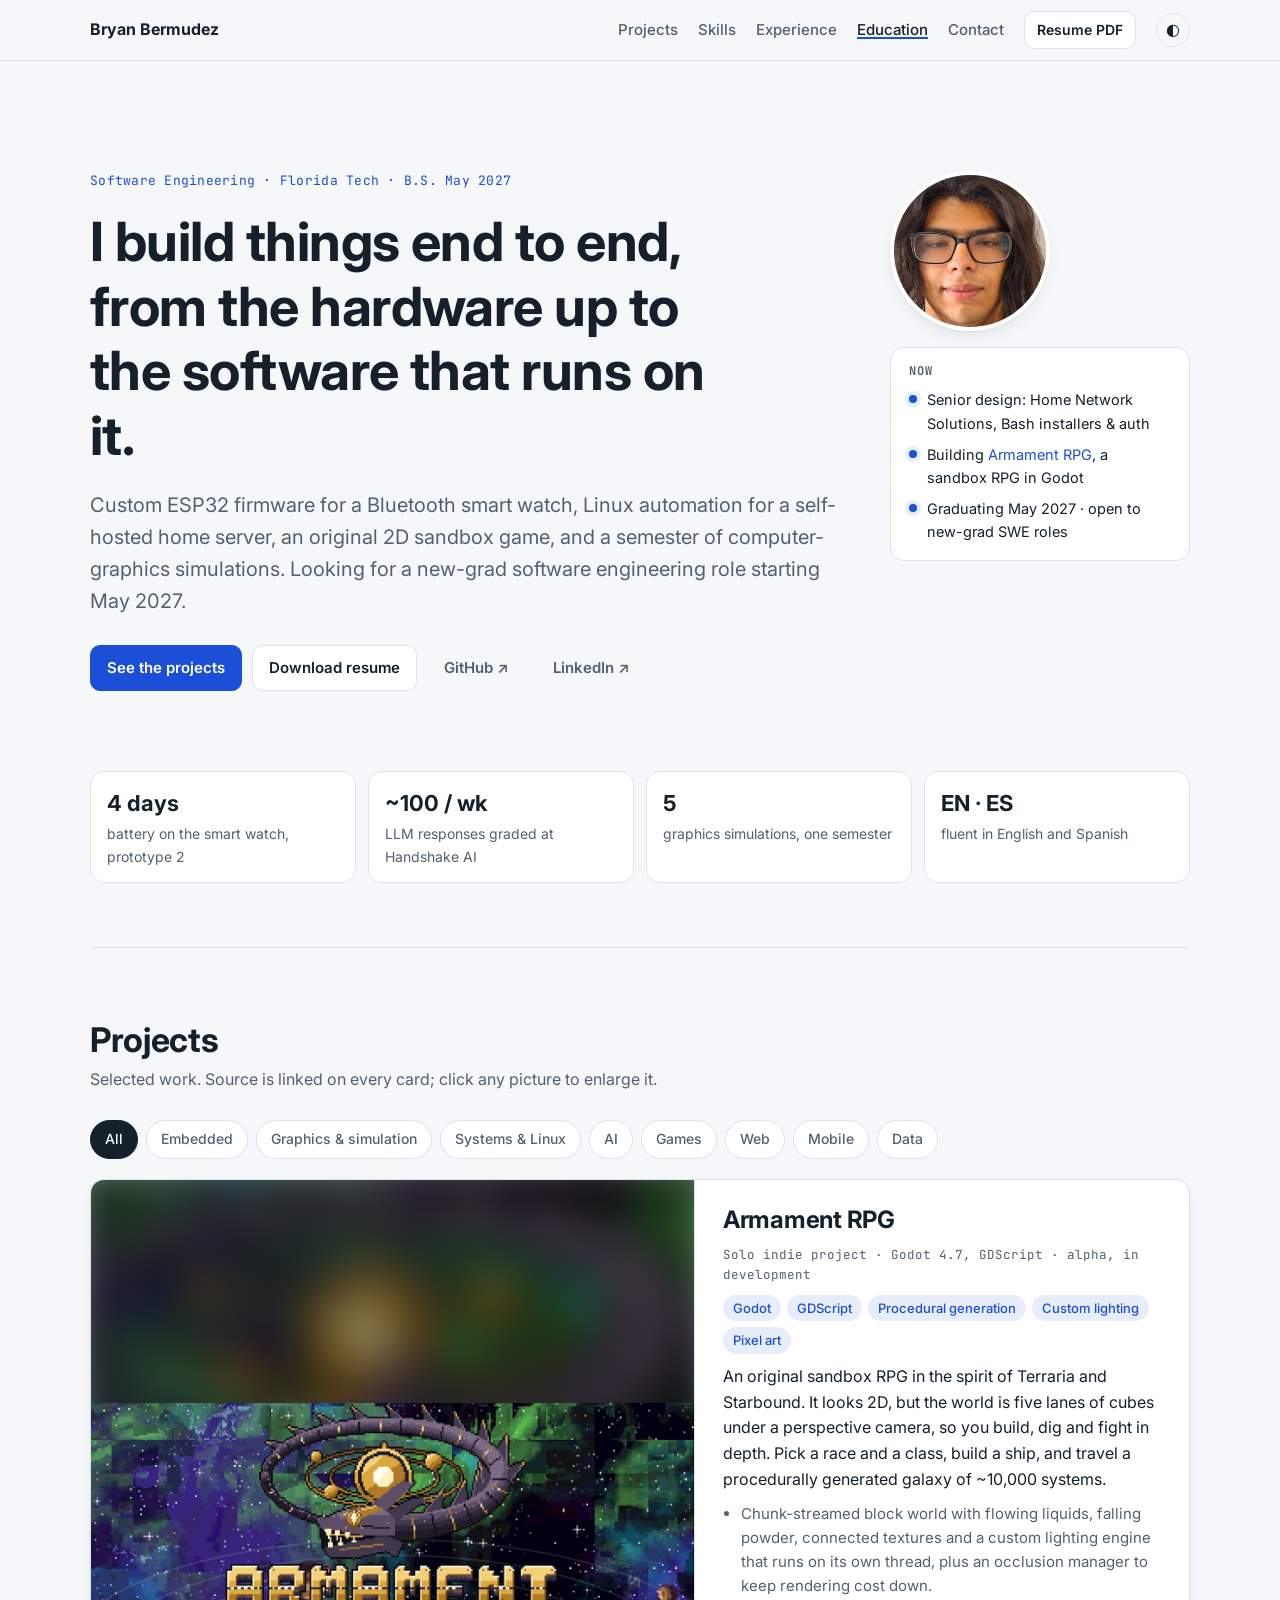
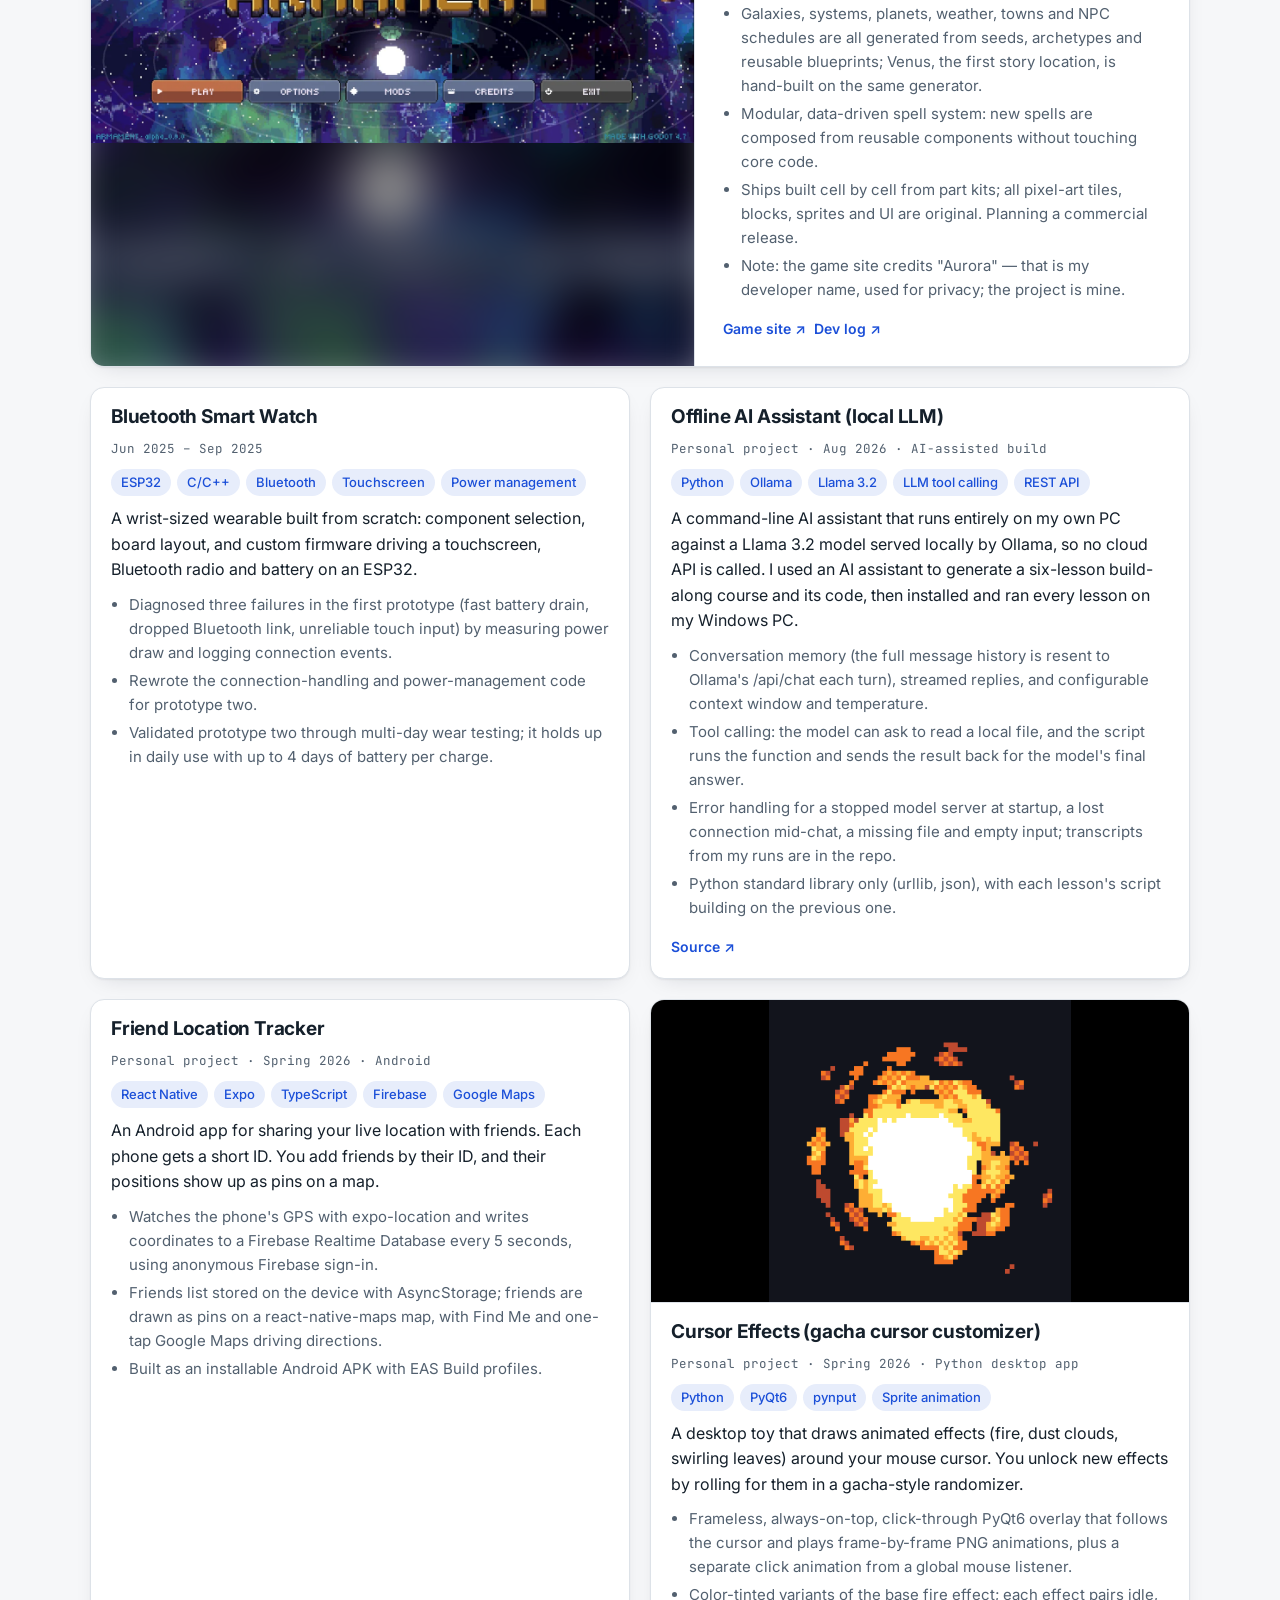
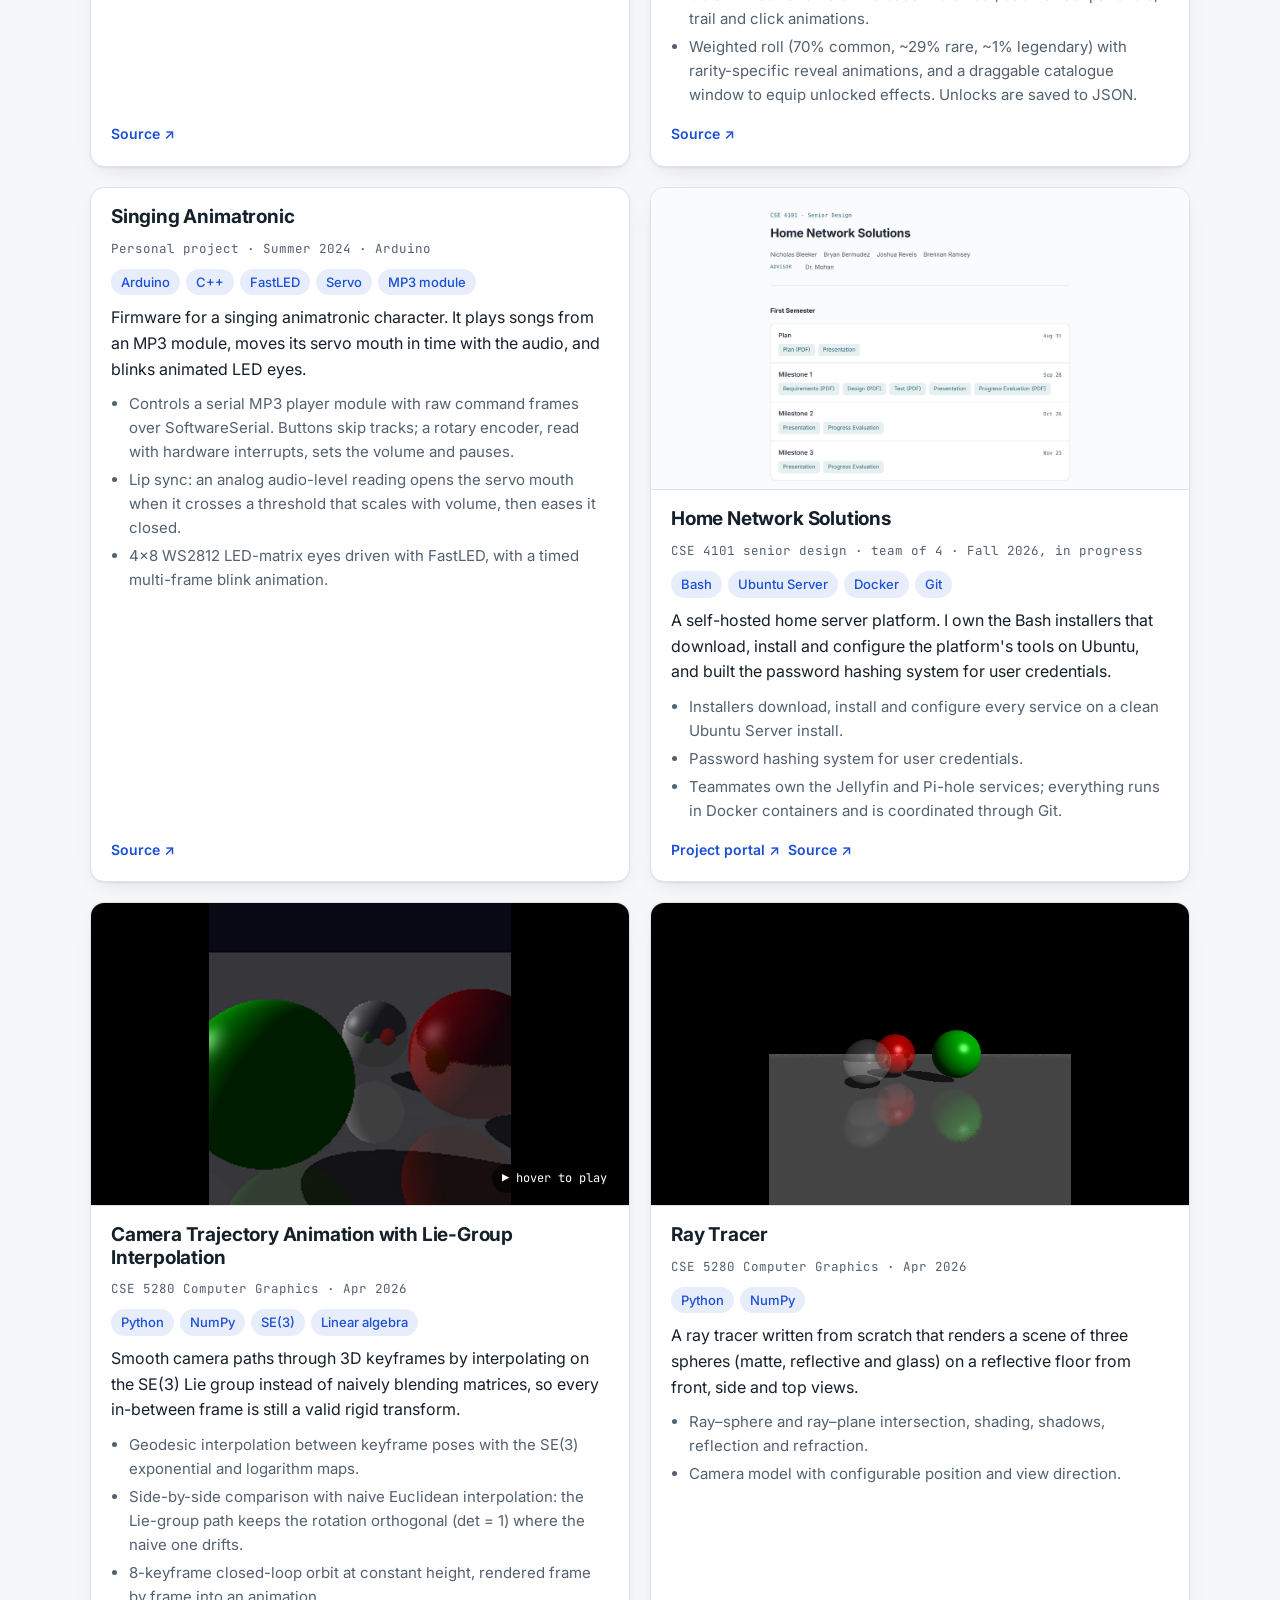
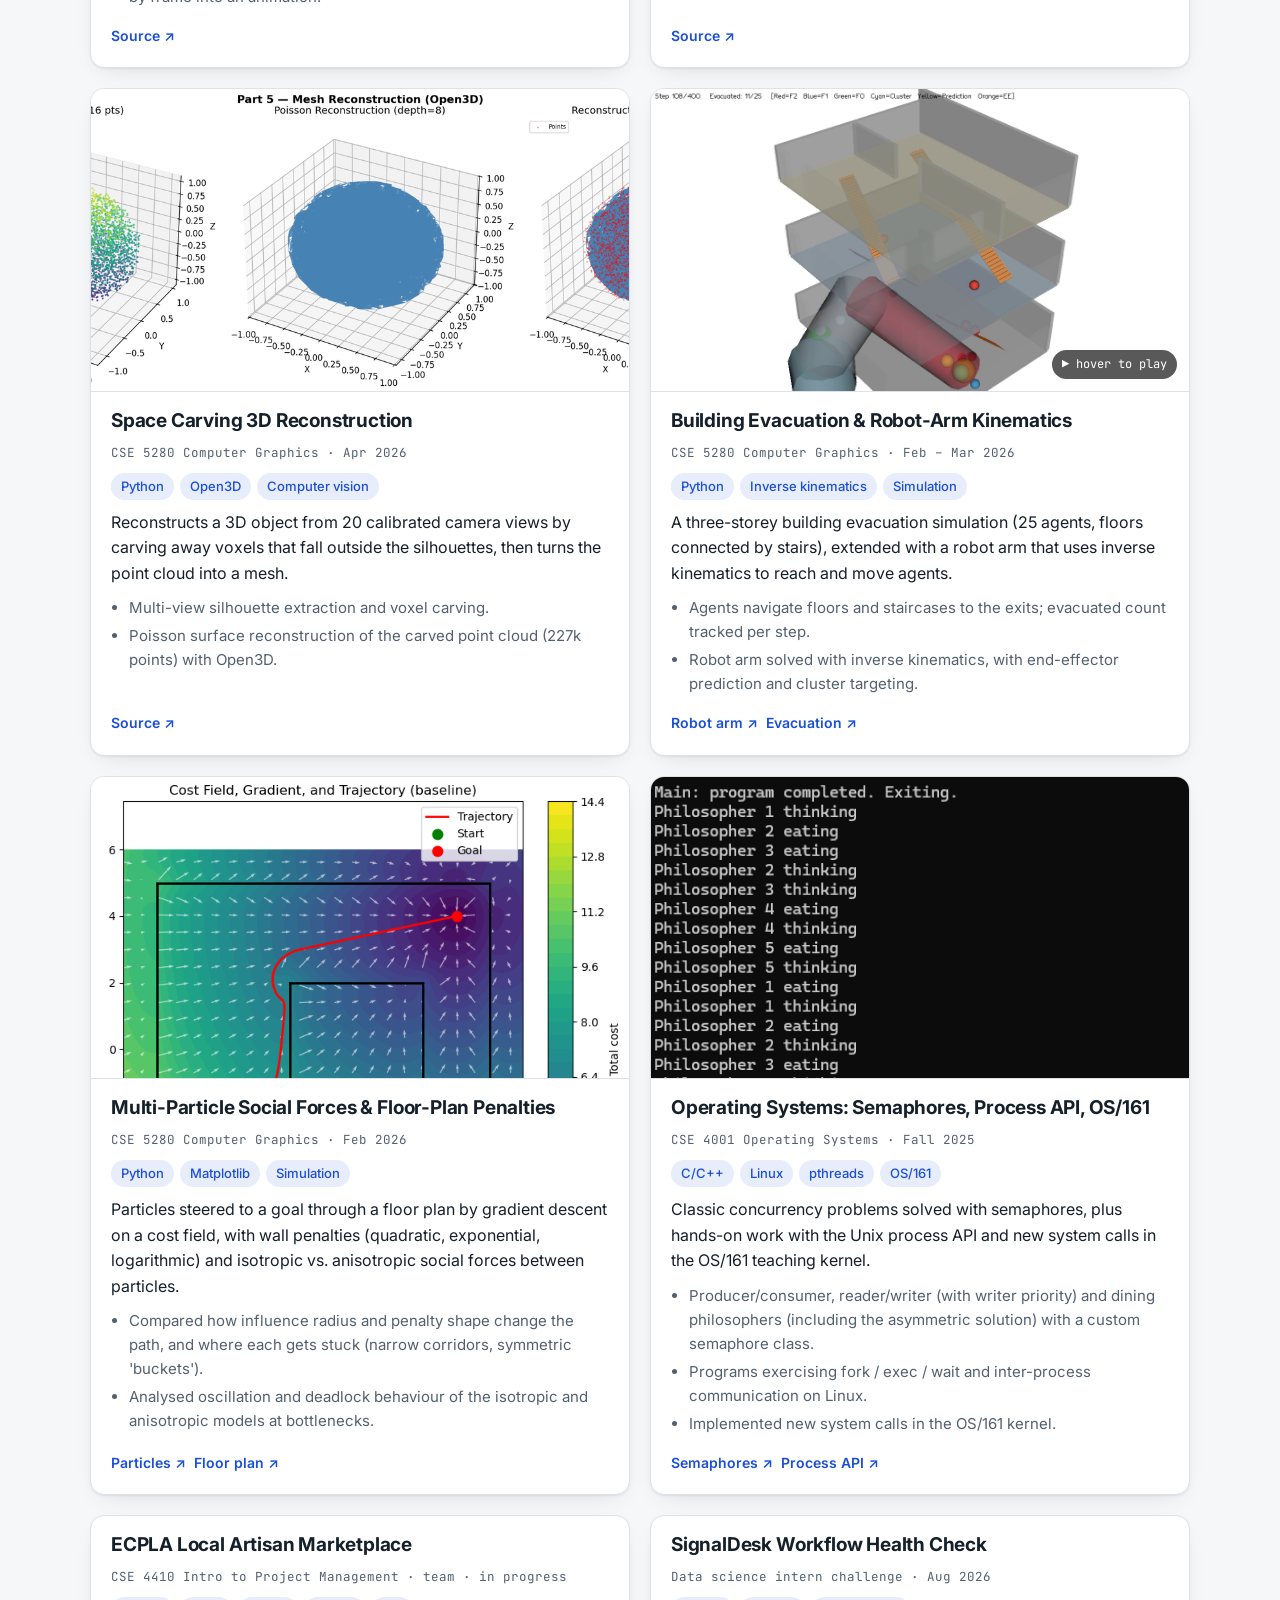
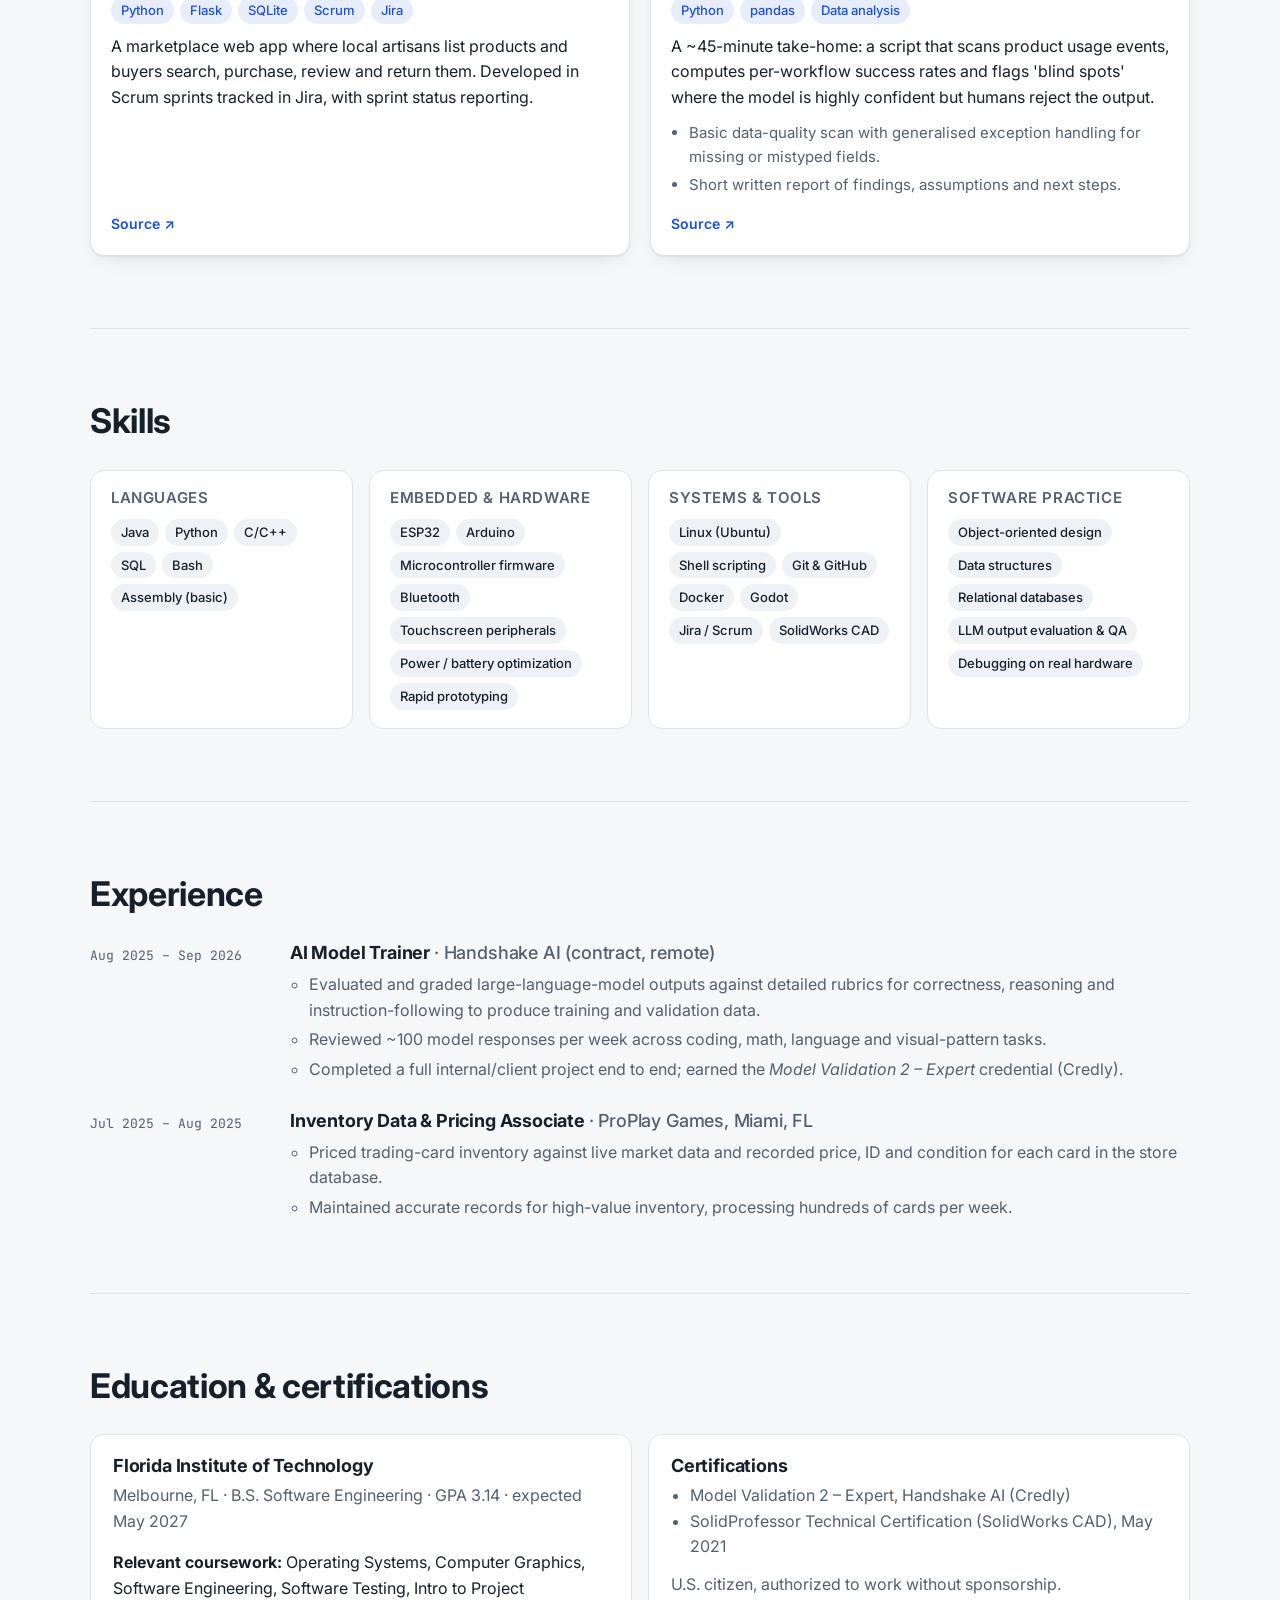
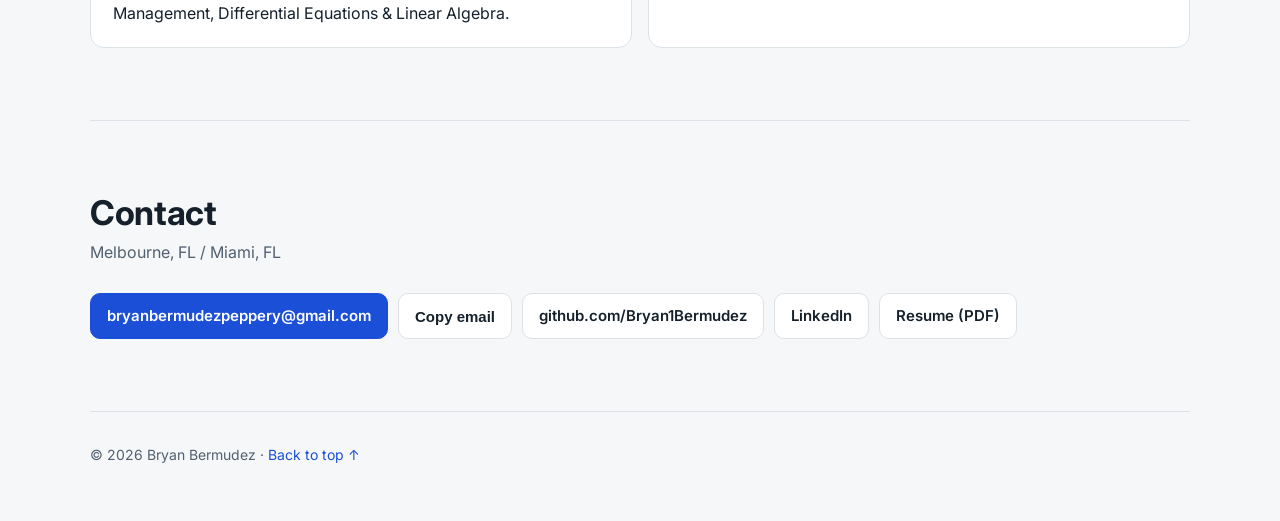
<file: index.html>
<!DOCTYPE html>
<html lang="en">
<head>
<meta charset="utf-8">
<meta name="viewport" content="width=device-width, initial-scale=1">
<title>Bryan Bermudez — Software Engineer</title>
<meta name="description" content="Bryan Bermudez: Software Engineering student at Florida Tech (May 2027). Embedded firmware, Linux systems, computer graphics and games.">
<meta name="color-scheme" content="light dark">
<meta property="og:title" content="Bryan Bermudez — Software Engineer">
<meta property="og:description" content="Software Engineering student at Florida Tech (May 2027). Embedded firmware, Linux systems, computer graphics and games.">
<meta property="og:type" content="website">
<meta property="og:url" content="https://bryan1bermudez.github.io/Bryan-Resume-Website/">
<meta property="og:image" content="https://bryan1bermudez.github.io/Bryan-Resume-Website/assets/og.png">
<meta name="twitter:card" content="summary_large_image">
<link rel="canonical" href="https://bryan1bermudez.github.io/Bryan-Resume-Website/">
<link rel="preconnect" href="https://fonts.googleapis.com">
<link rel="preconnect" href="https://fonts.gstatic.com" crossorigin>
<link href="https://fonts.googleapis.com/css2?family=Inter:wght@400;500;600;700&family=JetBrains+Mono:wght@400;500&display=swap" rel="stylesheet">
<link rel="stylesheet" href="css/style.css?v=4">
<link rel="icon" href="data:image/svg+xml,<svg xmlns='http://www.w3.org/2000/svg' viewBox='0 0 64 64'><rect width='64' height='64' rx='12' fill='%231b2a41'/><text x='32' y='44' font-size='34' font-family='sans-serif' font-weight='700' text-anchor='middle' fill='%23ffffff'>B</text></svg>">
</head>
<body>

<header class="top">
  <nav class="wrap nav" aria-label="Main">
    <a class="brand" href="#top">Bryan Bermudez</a>
    <button class="nav-toggle" aria-expanded="false" aria-controls="nav-links" aria-label="Menu">
      <span></span><span></span><span></span>
    </button>
    <ul id="nav-links" class="nav-links">
      <li><a href="#projects">Projects</a></li>
      <li><a href="#skills">Skills</a></li>
      <li><a href="#experience">Experience</a></li>
      <li><a href="#education">Education</a></li>
      <li><a href="#contact">Contact</a></li>
      <li><a class="btn btn-small" href="Bryan_Bermudez_Resume.pdf" download>Resume PDF</a></li>
      <li><button class="theme-toggle" type="button" aria-label="Toggle dark mode" title="Toggle dark mode">◐</button></li>
    </ul>
  </nav>
</header>

<main id="top">

  <section class="hero wrap">
    <div class="hero-grid">
      <div>
        <p class="eyebrow">Software Engineering · Florida Tech · B.S. May 2027</p>
        <h1>I build things end to end, from the hardware up to the software that runs on it.</h1>
        <p class="lede">
          Custom ESP32 firmware for a Bluetooth smart watch, Linux automation for a self-hosted home server,
          an original 2D sandbox game, and a semester of computer-graphics simulations.
          Looking for a new-grad software engineering role starting May 2027.
        </p>
        <div class="hero-actions">
          <a class="btn btn-primary" href="#projects">See the projects</a>
          <a class="btn" href="Bryan_Bermudez_Resume.pdf" download>Download resume</a>
          <a class="btn btn-ghost" href="https://github.com/Bryan1Bermudez" rel="noopener">GitHub ↗</a>
          <a class="btn btn-ghost" href="https://www.linkedin.com/in/bryan-bermudez-097385308" rel="noopener">LinkedIn ↗</a>
        </div>
      </div>
      <div class="hero-side">
        <img class="avatar" src="assets/headshot.jpg" width="600" height="600" alt="Bryan Bermudez">
        <div class="now">
          <h2>Now</h2>
          <ul>
            <li><span class="dot"></span><span>Senior design: Home Network Solutions, Bash installers &amp; auth</span></li>
            <li><span class="dot"></span><span>Building <a href="https://aurora-projects.github.io/armament-site/" rel="noopener">Armament RPG</a>, a sandbox RPG in Godot</span></li>
            <li><span class="dot"></span><span>Graduating May 2027 · open to new-grad SWE roles</span></li>
          </ul>
        </div>
      </div>
    </div>
    <ul class="facts" aria-label="Highlights">
      <li><strong>4 days</strong><span>battery on the smart watch, prototype 2</span></li>
      <li><strong>~100 / wk</strong><span>LLM responses graded at Handshake AI</span></li>
      <li><strong>5</strong><span>graphics simulations, one semester</span></li>
      <li><strong>EN · ES</strong><span>fluent in English and Spanish</span></li>
    </ul>
  </section>

  <section id="projects" class="wrap section">
    <div class="section-head">
      <h2>Projects</h2>
      <p>Selected work. Source is linked on every card; click any picture to enlarge it.</p>
    </div>
    <div class="filters" role="group" aria-label="Filter projects" data-filters>
      <button type="button" class="filter is-active" data-filter="all" aria-pressed="true">All</button>
      <button type="button" class="filter" data-filter="embedded" aria-pressed="false">Embedded</button>
      <button type="button" class="filter" data-filter="graphics" aria-pressed="false">Graphics &amp; simulation</button>
      <button type="button" class="filter" data-filter="systems" aria-pressed="false">Systems &amp; Linux</button>
      <button type="button" class="filter" data-filter="ai" aria-pressed="false">AI</button>
      <button type="button" class="filter" data-filter="games" aria-pressed="false">Games</button>
      <button type="button" class="filter" data-filter="web" aria-pressed="false">Web</button>
      <button type="button" class="filter" data-filter="mobile" aria-pressed="false">Mobile</button>
      <button type="button" class="filter" data-filter="data" aria-pressed="false">Data</button>
    </div>
    <div class="projects" data-projects></div>
    <p class="empty muted" data-empty hidden>Nothing in this category yet.</p>
  </section>

  <section id="skills" class="wrap section">
    <div class="section-head">
      <h2>Skills</h2>
    </div>
    <div class="skills">
      <div class="skill-group">
        <h3>Languages</h3>
        <ul class="chips"><li>Java</li><li>Python</li><li>C/C++</li><li>SQL</li><li>Bash</li><li>Assembly (basic)</li></ul>
      </div>
      <div class="skill-group">
        <h3>Embedded &amp; hardware</h3>
        <ul class="chips"><li>ESP32</li><li>Arduino</li><li>Microcontroller firmware</li><li>Bluetooth</li><li>Touchscreen peripherals</li><li>Power / battery optimization</li><li>Rapid prototyping</li></ul>
      </div>
      <div class="skill-group">
        <h3>Systems &amp; tools</h3>
        <ul class="chips"><li>Linux (Ubuntu)</li><li>Shell scripting</li><li>Git &amp; GitHub</li><li>Docker</li><li>Godot</li><li>Jira / Scrum</li><li>SolidWorks CAD</li></ul>
      </div>
      <div class="skill-group">
        <h3>Software practice</h3>
        <ul class="chips"><li>Object-oriented design</li><li>Data structures</li><li>Relational databases</li><li>LLM output evaluation &amp; QA</li><li>Debugging on real hardware</li></ul>
      </div>
    </div>
  </section>

  <section id="experience" class="wrap section">
    <div class="section-head">
      <h2>Experience</h2>
    </div>
    <ol class="timeline">
      <li>
        <div class="when">Aug 2025 – Sep 2026</div>
        <div class="what">
          <h3>AI Model Trainer <span class="org">· Handshake AI (contract, remote)</span></h3>
          <ul>
            <li>Evaluated and graded large-language-model outputs against detailed rubrics for correctness, reasoning and instruction-following to produce training and validation data.</li>
            <li>Reviewed ~100 model responses per week across coding, math, language and visual-pattern tasks.</li>
            <li>Completed a full internal/client project end to end; earned the <em>Model Validation 2 – Expert</em> credential (Credly).</li>
          </ul>
        </div>
      </li>
      <li>
        <div class="when">Jul 2025 – Aug 2025</div>
        <div class="what">
          <h3>Inventory Data &amp; Pricing Associate <span class="org">· ProPlay Games, Miami, FL</span></h3>
          <ul>
            <li>Priced trading-card inventory against live market data and recorded price, ID and condition for each card in the store database.</li>
            <li>Maintained accurate records for high-value inventory, processing hundreds of cards per week.</li>
          </ul>
        </div>
      </li>
    </ol>
  </section>

  <section id="education" class="wrap section">
    <div class="section-head">
      <h2>Education &amp; certifications</h2>
    </div>
    <div class="edu">
      <div class="card">
        <h3>Florida Institute of Technology</h3>
        <p class="muted">Melbourne, FL · B.S. Software Engineering · GPA 3.14 · expected May 2027</p>
        <p><strong>Relevant coursework:</strong> Operating Systems, Computer Graphics, Software Engineering, Software Testing, Intro to Project Management, Differential Equations &amp; Linear Algebra.</p>
      </div>
      <div class="card">
        <h3>Certifications</h3>
        <ul>
          <li>Model Validation 2 – Expert, Handshake AI (Credly)</li>
          <li>SolidProfessor Technical Certification (SolidWorks CAD), May 2021</li>
        </ul>
        <p class="muted">U.S. citizen, authorized to work without sponsorship.</p>
      </div>
    </div>
  </section>

  <section id="contact" class="wrap section">
    <div class="section-head">
      <h2>Contact</h2>
      <p>Melbourne, FL / Miami, FL</p>
    </div>
    <div class="contact-links">
      <a class="btn btn-primary" href="mailto:bryanbermudezpeppery@gmail.com">bryanbermudezpeppery@gmail.com</a>
      <button class="btn" type="button" data-copy="bryanbermudezpeppery@gmail.com">Copy email</button>
      <a class="btn" href="https://github.com/Bryan1Bermudez" rel="noopener">github.com/Bryan1Bermudez</a>
      <a class="btn" href="https://www.linkedin.com/in/bryan-bermudez-097385308" rel="noopener">LinkedIn</a>
      <a class="btn" href="Bryan_Bermudez_Resume.pdf" download>Resume (PDF)</a>
    </div>
  </section>

</main>

<footer class="wrap foot">
  <p>© <span data-year></span> Bryan Bermudez · <a href="#top">Back to top ↑</a></p>
</footer>

<div class="lightbox" hidden>
  <button class="lightbox-close" type="button" aria-label="Close">×</button>
  <div class="lightbox-body"></div>
</div>

<script src="data/projects.js?v=7"></script>
<script src="js/main.js?v=5"></script>
</body>
</html>
</file>
<file: css/style.css>
:root {
  --bg: #f6f7f9;
  --surface: #ffffff;
  --surface-2: #eef1f5;
  --ink: #15202b;
  --ink-soft: #52606f;
  --line: #dde2e8;
  --accent: #1b4fd8;
  --accent-ink: #ffffff;
  --accent-soft: #e7edfb;
  --radius: 14px;
  --shadow: 0 1px 2px rgba(16, 24, 40, .06), 0 8px 24px -12px rgba(16, 24, 40, .18);
  --font: "Inter", system-ui, -apple-system, "Segoe UI", Roboto, sans-serif;
  --mono: "JetBrains Mono", ui-monospace, SFMono-Regular, Menlo, monospace;
}
:root[data-theme="dark"] {
  --bg: #0f141a;
  --surface: #161d26;
  --surface-2: #1f2832;
  --ink: #e8edf3;
  --ink-soft: #9aa7b5;
  --line: #2a3542;
  --accent: #6c9bff;
  --accent-ink: #0b1220;
  --accent-soft: #1b2740;
  --shadow: 0 1px 2px rgba(0, 0, 0, .4), 0 10px 30px -14px rgba(0, 0, 0, .7);
}
@media (prefers-color-scheme: dark) {
  :root:not([data-theme="light"]) {
    --bg: #0f141a;
    --surface: #161d26;
    --surface-2: #1f2832;
    --ink: #e8edf3;
    --ink-soft: #9aa7b5;
    --line: #2a3542;
    --accent: #6c9bff;
    --accent-ink: #0b1220;
    --accent-soft: #1b2740;
    --shadow: 0 1px 2px rgba(0, 0, 0, .4), 0 10px 30px -14px rgba(0, 0, 0, .7);
  }
}

* { box-sizing: border-box; }
html { scroll-behavior: smooth; }
@media (prefers-reduced-motion: reduce) {
  html { scroll-behavior: auto; }
  *, *::before, *::after { transition: none !important; animation: none !important; }
}
body {
  margin: 0;
  font-family: var(--font);
  font-size: 16px;
  line-height: 1.6;
  color: var(--ink);
  background: var(--bg);
  -webkit-font-smoothing: antialiased;
}
a { color: var(--accent); text-decoration: none; }
a:hover { text-decoration: underline; }
h1, h2, h3 { line-height: 1.2; margin: 0; letter-spacing: -.01em; }
p { margin: 0 0 1em; }
ul, ol { margin: 0; padding-left: 1.2em; }
img, video { max-width: 100%; display: block; }
.muted { color: var(--ink-soft); }
.wrap { width: min(1100px, 100% - 32px); margin-inline: auto; }

/* ---------- top bar */
.top {
  position: sticky; top: 0; z-index: 20;
  background: color-mix(in srgb, var(--bg) 85%, transparent);
  backdrop-filter: blur(10px);
  border-bottom: 1px solid var(--line);
}
.nav { display: flex; align-items: center; justify-content: space-between; min-height: 60px; gap: 16px; }
.brand { font-weight: 700; color: var(--ink); }
.brand:hover { text-decoration: none; }
.nav-links { list-style: none; padding: 0; margin: 0; display: flex; align-items: center; gap: 4px 20px; }
.nav-links a:not(.btn) { color: var(--ink-soft); font-weight: 500; font-size: 15px; }
.nav-links a:not(.btn):hover { color: var(--ink); text-decoration: none; }
.nav-links a.is-current { color: var(--ink); box-shadow: inset 0 -2px 0 var(--accent); }
.nav-toggle { display: none; background: none; border: 0; padding: 8px; cursor: pointer; }
.nav-toggle span { display: block; width: 22px; height: 2px; background: var(--ink); margin: 5px 0; }
.theme-toggle {
  background: none; border: 1px solid var(--line); color: var(--ink); border-radius: 999px;
  width: 34px; height: 34px; cursor: pointer; font-size: 16px; line-height: 1;
}
@media (max-width: 760px) {
  .nav-toggle { display: block; }
  .nav-links {
    display: none; position: absolute; left: 0; right: 0; top: 60px;
    flex-direction: column; align-items: flex-start; gap: 14px;
    padding: 16px; background: var(--surface); border-bottom: 1px solid var(--line);
  }
  .nav-links.open { display: flex; }
}

/* ---------- buttons */
.btn {
  display: inline-flex; align-items: center; gap: 6px;
  padding: 10px 16px; border-radius: 10px; font-weight: 600; font-size: 15px;
  border: 1px solid var(--line); background: var(--surface); color: var(--ink);
  transition: transform .12s ease, background .12s ease;
}
.btn:hover { text-decoration: none; transform: translateY(-1px); background: var(--surface-2); }
.btn-primary { background: var(--accent); color: var(--accent-ink); border-color: var(--accent); }
.btn-primary:hover { background: var(--accent); filter: brightness(1.08); }
.btn-ghost { background: transparent; border-color: transparent; color: var(--ink-soft); }
.btn-small { padding: 7px 12px; font-size: 14px; }

/* ---------- hero */
.hero { padding: clamp(48px, 9vw, 110px) 0 clamp(32px, 6vw, 64px); }
.hero-grid { display: grid; grid-template-columns: minmax(0, 1fr) 300px; gap: 40px; align-items: start; margin-bottom: 40px; }
.hero-side { display: flex; flex-direction: column; gap: 16px; }
.avatar {
  width: 160px; height: 160px; border-radius: 50%; object-fit: cover;
  border: 4px solid var(--surface); box-shadow: var(--shadow);
}
.monogram {
  display: grid; place-items: center; font-weight: 700; font-size: 56px; letter-spacing: -.04em;
  color: var(--accent-ink); background: linear-gradient(135deg, var(--accent), #7b3fe4);
}
@media (max-width: 860px) { .monogram { font-size: 34px; } }
.now { background: var(--surface); border: 1px solid var(--line); border-radius: var(--radius); padding: 16px 18px; }
.now h2 { font-family: var(--mono); font-size: 12px; text-transform: uppercase; letter-spacing: .08em; color: var(--ink-soft); margin-bottom: 10px; }
.now ul { list-style: none; padding: 0; display: grid; gap: 8px; font-size: 14.5px; }
.now li { display: flex; gap: 10px; align-items: flex-start; }
.now .dot { flex: none; width: 8px; height: 8px; border-radius: 50%; background: var(--accent); margin-top: 7px; box-shadow: 0 0 0 4px var(--accent-soft); }
@media (max-width: 860px) {
  .hero-grid { grid-template-columns: 1fr; gap: 24px; }
  .hero-side { flex-direction: row; align-items: center; flex-wrap: wrap; }
  .avatar { width: 96px; height: 96px; }
  .now { flex: 1 1 260px; }
}
.eyebrow { font-family: var(--mono); font-size: 13px; color: var(--accent); margin-bottom: 18px; letter-spacing: .02em; }
.hero h1 { font-size: clamp(30px, 5.2vw, 54px); font-weight: 700; max-width: 18ch; margin-bottom: 20px; }
.lede { font-size: clamp(17px, 2vw, 20px); color: var(--ink-soft); max-width: 62ch; margin-bottom: 28px; }
.hero-actions { display: flex; flex-wrap: wrap; gap: 10px; margin-bottom: 40px; }
.facts {
  list-style: none; padding: 0; display: grid; gap: 12px;
  grid-template-columns: repeat(auto-fit, minmax(190px, 1fr));
}
.facts li {
  background: var(--surface); border: 1px solid var(--line); border-radius: var(--radius);
  padding: 14px 16px; display: flex; flex-direction: column; gap: 2px;
}
.facts strong { font-size: 22px; font-weight: 700; }
.facts span { color: var(--ink-soft); font-size: 14px; }

/* ---------- sections */
.section { padding: clamp(36px, 6vw, 72px) 0; border-top: 1px solid var(--line); }
.section-head { margin-bottom: 28px; }
.section-head h2 { font-size: clamp(24px, 3.4vw, 34px); font-weight: 700; margin-bottom: 6px; }
.section-head p { color: var(--ink-soft); margin: 0; }

/* ---------- projects */
.filters { display: flex; flex-wrap: wrap; gap: 8px; margin-bottom: 20px; }
.filter {
  font: inherit; font-size: 14px; font-weight: 500; padding: 7px 14px; border-radius: 999px; cursor: pointer;
  border: 1px solid var(--line); background: var(--surface); color: var(--ink-soft);
}
.filter:hover { color: var(--ink); }
.filter.is-active { background: var(--ink); color: var(--bg); border-color: var(--ink); }
.empty { padding: 24px 0; }
.projects { display: grid; gap: 20px; grid-template-columns: repeat(12, 1fr); }
.project {
  grid-column: span 6;
  display: flex; flex-direction: column;
  background: var(--surface); border: 1px solid var(--line); border-radius: var(--radius);
  overflow: hidden; box-shadow: var(--shadow);
  transition: transform .15s ease, box-shadow .15s ease;
}
.project:hover { transform: translateY(-2px); }
.project.is-hidden { display: none; }
/* the first visible card gets the spotlight: full width, media beside text */
.project.spotlight { grid-column: span 12; flex-direction: row; }
.project.spotlight .project-media { flex: 0 0 55%; aspect-ratio: auto; border-bottom: 0; border-right: 1px solid var(--line); }
.project.spotlight .project-media img, .project.spotlight .project-media video { object-fit: contain; object-position: center; background: transparent; position: relative; z-index: 1; }
/* blurred copy of the same picture fills the letterbox */
.project.spotlight .project-media::before {
  content: ""; position: absolute; inset: -24px; background: var(--media-bg, #0b0f1a) center / cover no-repeat;
  filter: blur(22px) brightness(.55) saturate(1.2);
}
.project.spotlight .project-body { flex: 1; padding: 26px 28px; }
.project.spotlight h3 { font-size: 24px; }
@media (max-width: 900px) {
  .project.spotlight { flex-direction: column; }
  .project.spotlight .project-media { flex: none; aspect-ratio: 16 / 9; border-right: 0; border-bottom: 1px solid var(--line); }
}
.project.preview-only { outline: 2px dashed #e0a100; outline-offset: -2px; }
.project.preview-only::before {
  content: "hidden — preview only"; font-family: var(--mono); font-size: 12px;
  background: #e0a100; color: #1a1400; padding: 4px 10px;
}
@media (max-width: 900px) { .project, .project.featured { grid-column: span 12; } }
.project-media {
  position: relative; background: var(--surface-2); border-bottom: 1px solid var(--line);
  aspect-ratio: 16 / 9; overflow: hidden; cursor: zoom-in;
}
.project-media img, .project-media video { width: 100%; height: 100%; object-fit: cover; object-position: top; }
.project-media.contain img, .project-media.contain video { object-fit: contain; object-position: center; background: #000; }
.project-media .play {
  position: absolute; inset: auto 12px 12px auto;
  font-family: var(--mono); font-size: 12px; padding: 5px 10px; border-radius: 999px;
  background: rgba(0, 0, 0, .65); color: #fff; pointer-events: none;
}
.project-body { padding: 18px 20px 20px; display: flex; flex-direction: column; gap: 10px; flex: 1; }
.project h3 { font-size: 19px; font-weight: 700; }
.project .period { font-family: var(--mono); font-size: 12.5px; color: var(--ink-soft); }
.project .summary { margin: 0; }
.project .bullets { color: var(--ink-soft); font-size: 15px; display: grid; gap: 4px; }
.project .links { display: flex; flex-wrap: wrap; gap: 8px; margin-top: auto; padding-top: 6px; }
.project .links a { font-size: 14px; font-weight: 600; }
.project .links a::after { content: " ↗"; }
.chips { list-style: none; padding: 0; display: flex; flex-wrap: wrap; gap: 6px; }
.chips li {
  font-size: 13px; font-weight: 500; padding: 3px 10px; border-radius: 999px;
  background: var(--accent-soft); color: var(--accent);
}
:root[data-theme="dark"] .chips li { color: #c7d7ff; }
@media (prefers-color-scheme: dark) { :root:not([data-theme="light"]) .chips li { color: #c7d7ff; } }

/* ---------- skills */
.skills { display: grid; gap: 16px; grid-template-columns: repeat(auto-fit, minmax(240px, 1fr)); }
.skill-group { background: var(--surface); border: 1px solid var(--line); border-radius: var(--radius); padding: 18px 20px; }
.skill-group h3 { font-size: 15px; font-weight: 600; margin-bottom: 12px; color: var(--ink-soft); text-transform: uppercase; letter-spacing: .04em; }
.skill-group .chips li { background: var(--surface-2); color: var(--ink); }

/* ---------- experience */
.timeline { list-style: none; padding: 0; display: grid; gap: 28px; }
.timeline > li { display: grid; grid-template-columns: 180px 1fr; gap: 20px; }
.timeline .when { font-family: var(--mono); font-size: 13px; color: var(--ink-soft); padding-top: 4px; }
.timeline h3 { font-size: 18px; font-weight: 700; margin-bottom: 8px; }
.timeline .org { font-weight: 500; color: var(--ink-soft); }
.timeline ul { color: var(--ink-soft); display: grid; gap: 4px; }
@media (max-width: 640px) { .timeline > li { grid-template-columns: 1fr; gap: 6px; } }

/* ---------- education / contact */
.edu { display: grid; gap: 16px; grid-template-columns: repeat(auto-fit, minmax(280px, 1fr)); }
.card { background: var(--surface); border: 1px solid var(--line); border-radius: var(--radius); padding: 20px 22px; }
.card h3 { font-size: 18px; margin-bottom: 6px; }
.card p:last-child { margin-bottom: 0; }
.card ul { color: var(--ink-soft); margin-bottom: 12px; }
.contact-links { display: flex; flex-wrap: wrap; gap: 10px; }

.foot { padding: 32px 0 40px; color: var(--ink-soft); font-size: 14px; border-top: 1px solid var(--line); }

/* ---------- reveal on scroll (no-op when reduced motion is on) */
.reveal { opacity: 0; transform: translateY(14px); transition: opacity .5s ease, transform .5s ease; }
.reveal.in { opacity: 1; transform: none; }
@media (prefers-reduced-motion: reduce) { .reveal { opacity: 1; transform: none; } }

/* ---------- print: a clean one-column read-out */
@media print {
  .top, .hero-actions, .filters, .theme-toggle, .lightbox, .project-media .play, .foot a, [data-copy] { display: none !important; }
  body { background: #fff; color: #000; font-size: 11pt; }
  .wrap { width: auto; }
  .section, .project, .card, .skill-group, .facts li, .now { box-shadow: none; border-color: #bbb; break-inside: avoid; }
  .projects { display: block; }
  .project { margin-bottom: 12pt; flex-direction: column; }
  .project .links a[href]::after { content: " (" attr(href) ")"; font-weight: 400; font-size: 9pt; }
  .project-media video { display: none; }
  .reveal { opacity: 1 !important; transform: none !important; }
}

/* ---------- lightbox */
.lightbox {
  position: fixed; inset: 0; z-index: 50; background: rgba(0, 0, 0, .85);
  display: flex; align-items: center; justify-content: center; padding: 24px;
}
.lightbox[hidden] { display: none; }
.lightbox-body { max-width: min(1200px, 100%); max-height: 100%; }
.lightbox-body img, .lightbox-body video { max-height: 85vh; width: auto; max-width: 100%; border-radius: 8px; }
.lightbox-close {
  position: absolute; top: 12px; right: 16px; font-size: 34px; line-height: 1;
  background: none; border: 0; color: #fff; cursor: pointer;
}
</file>
